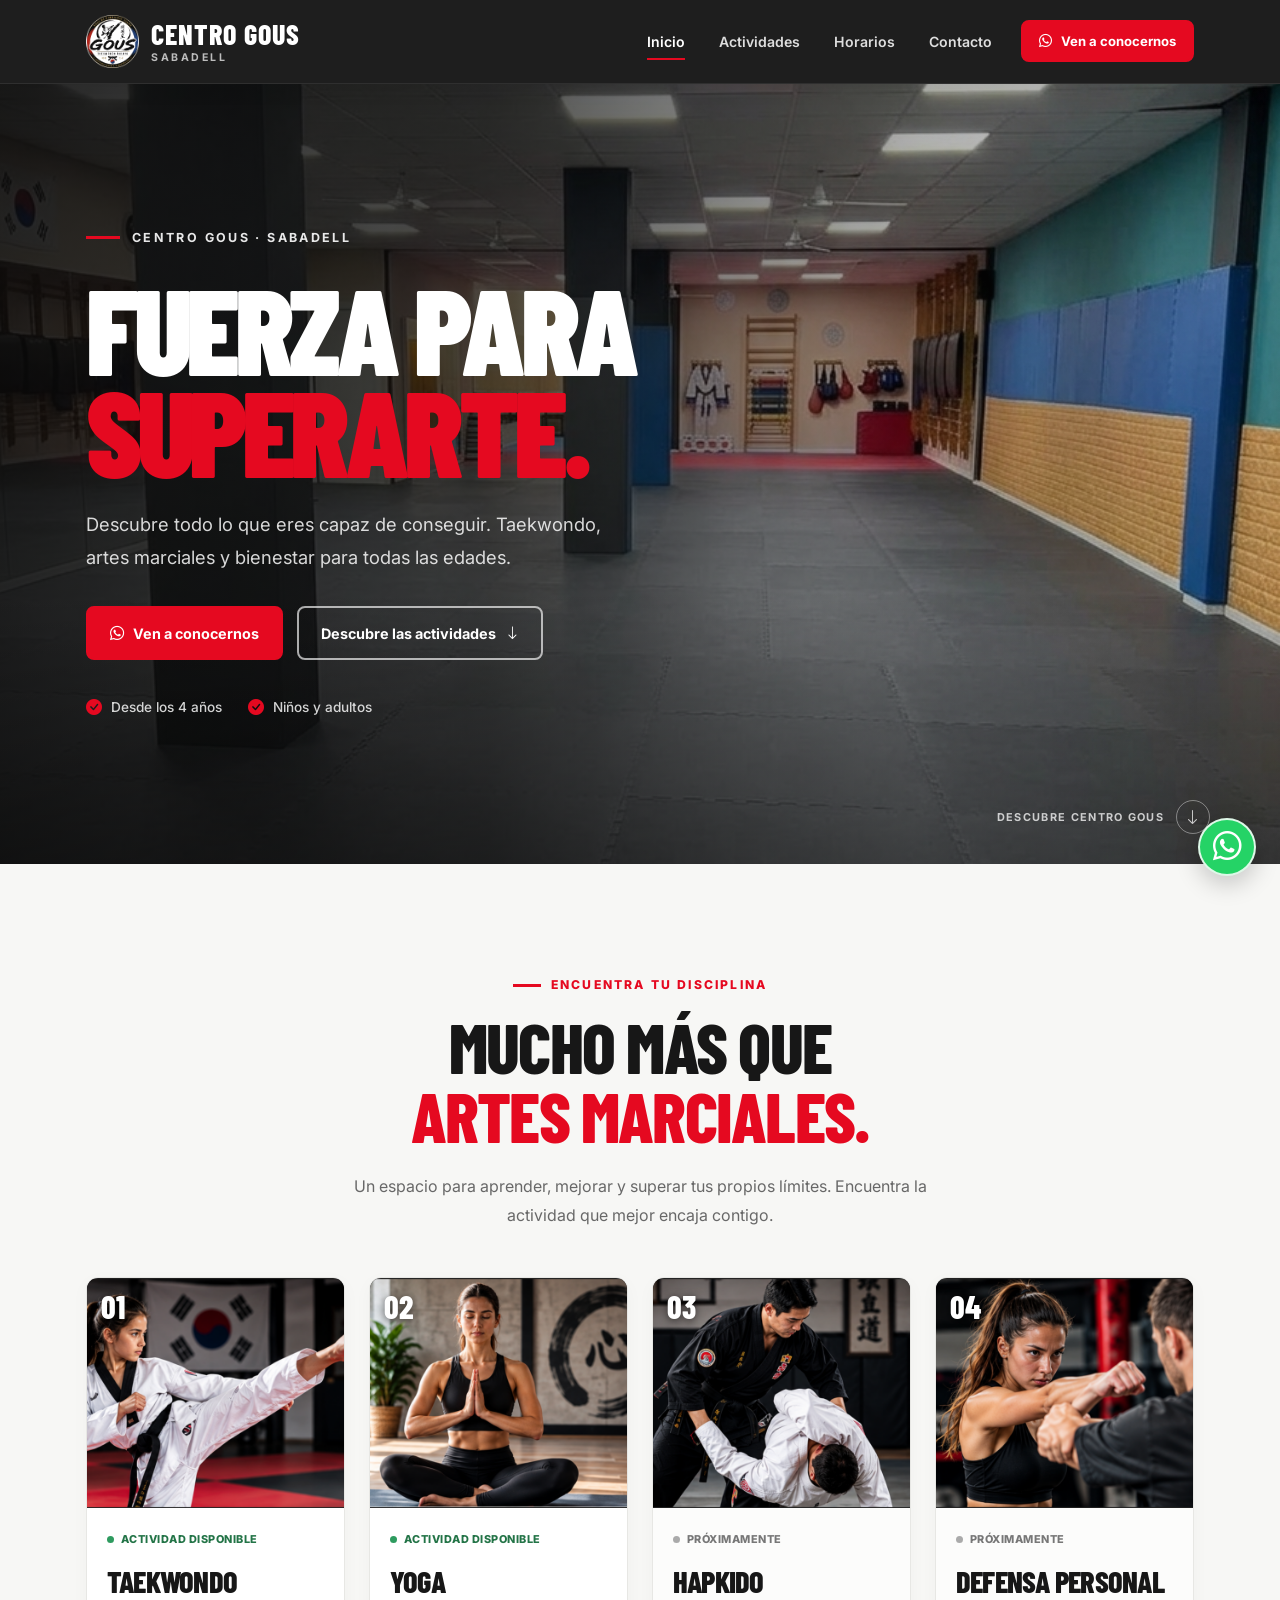
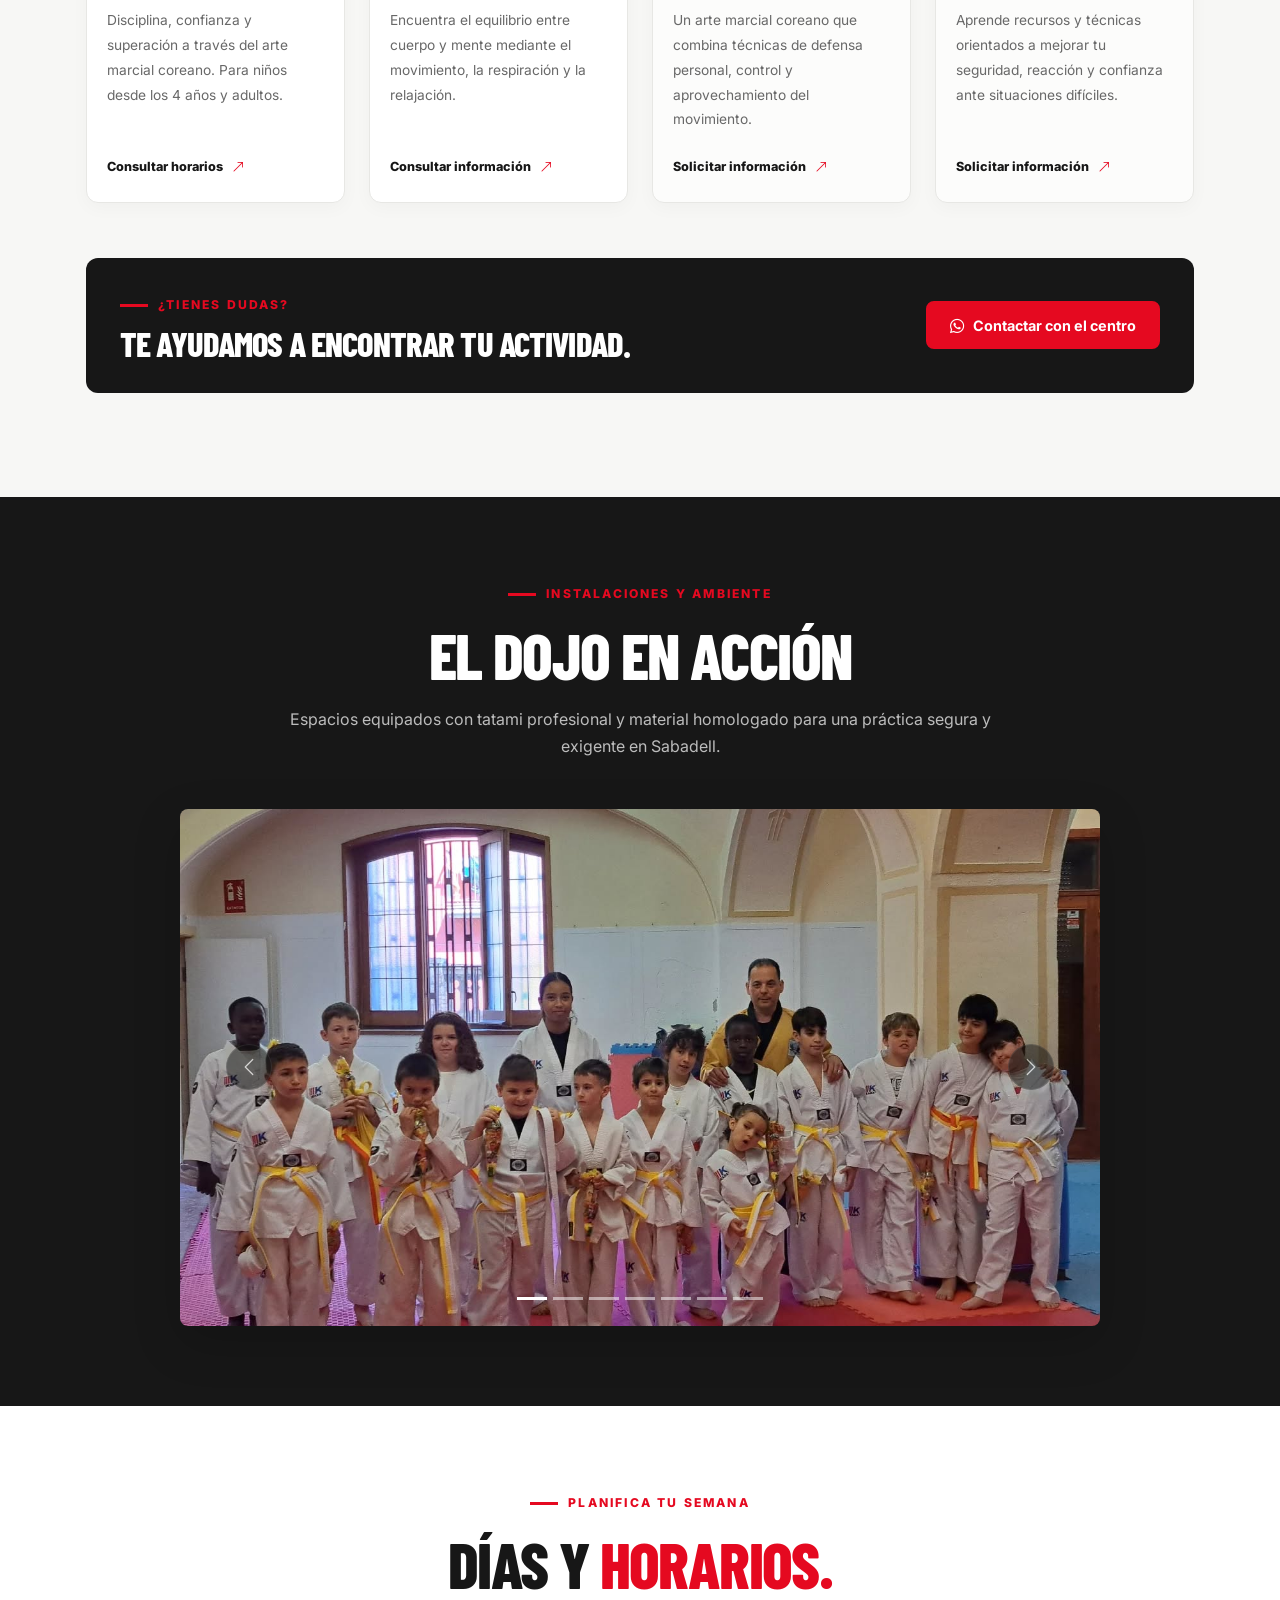
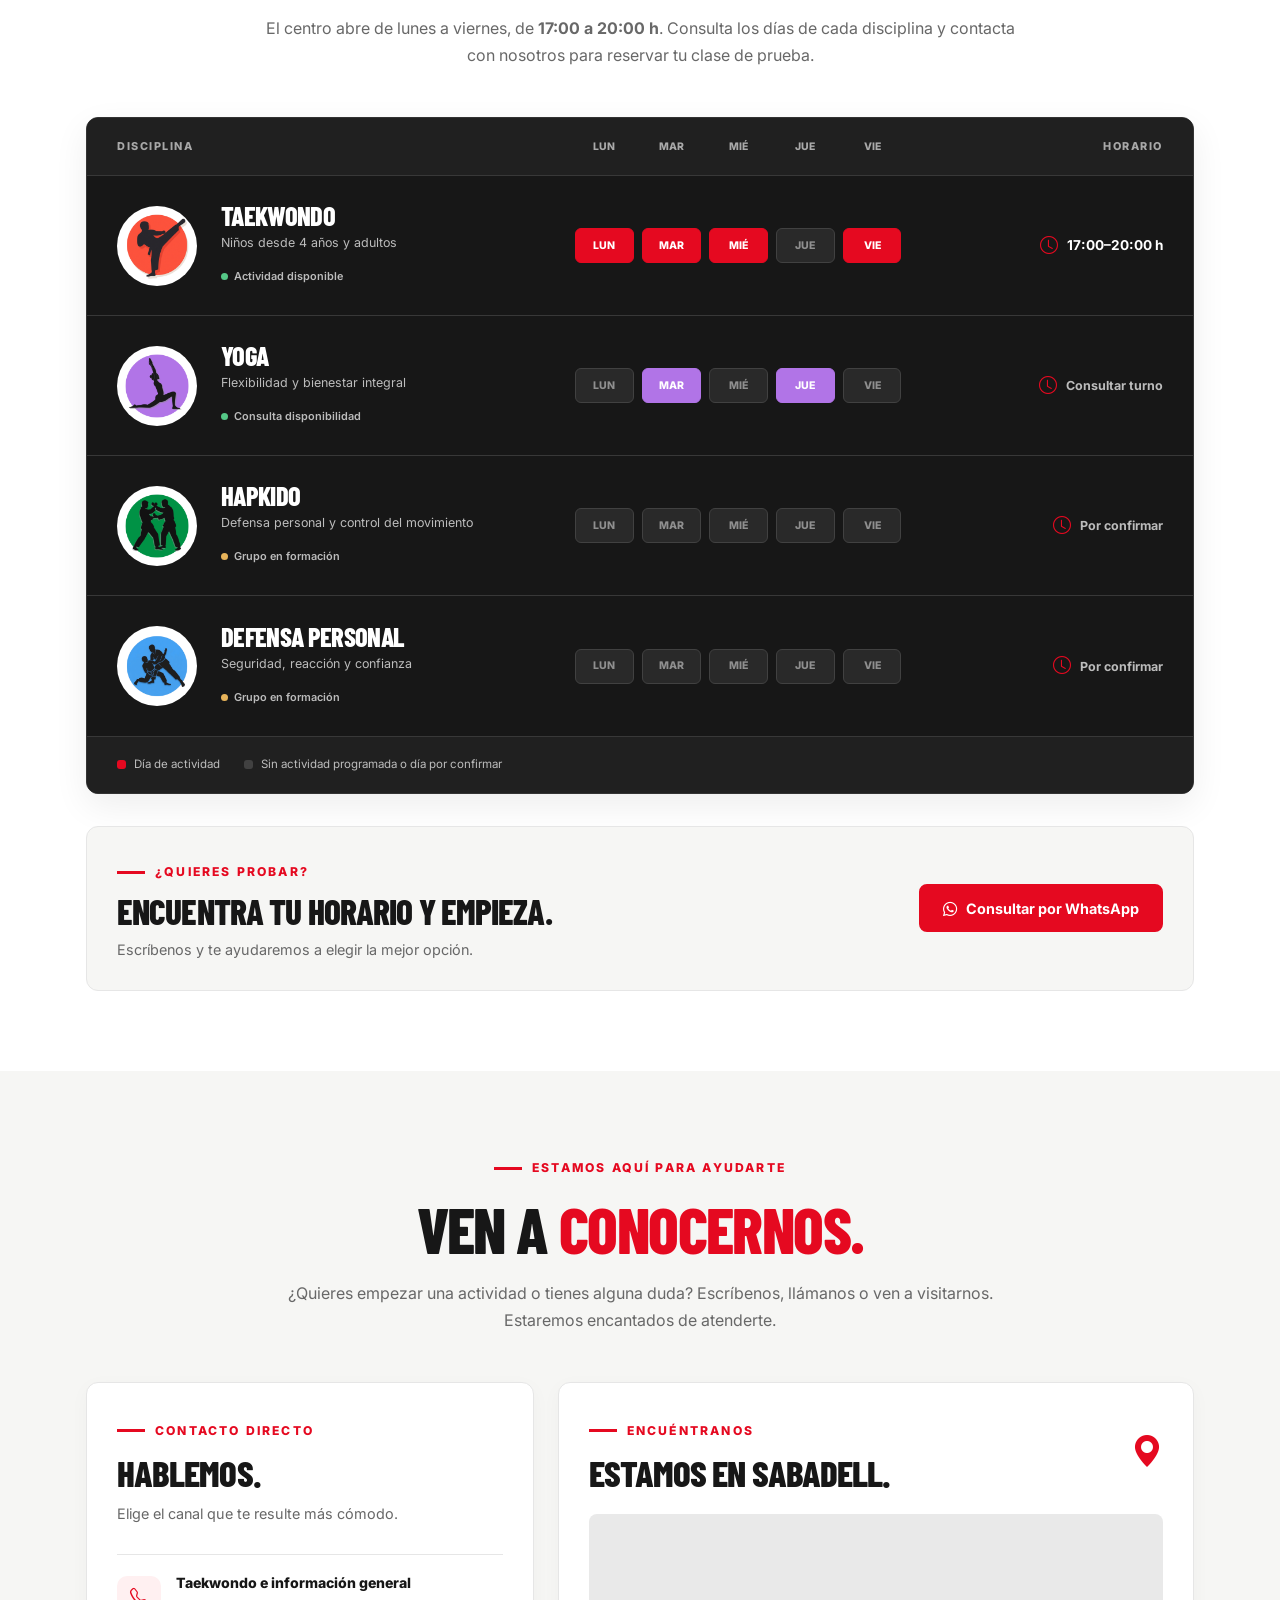
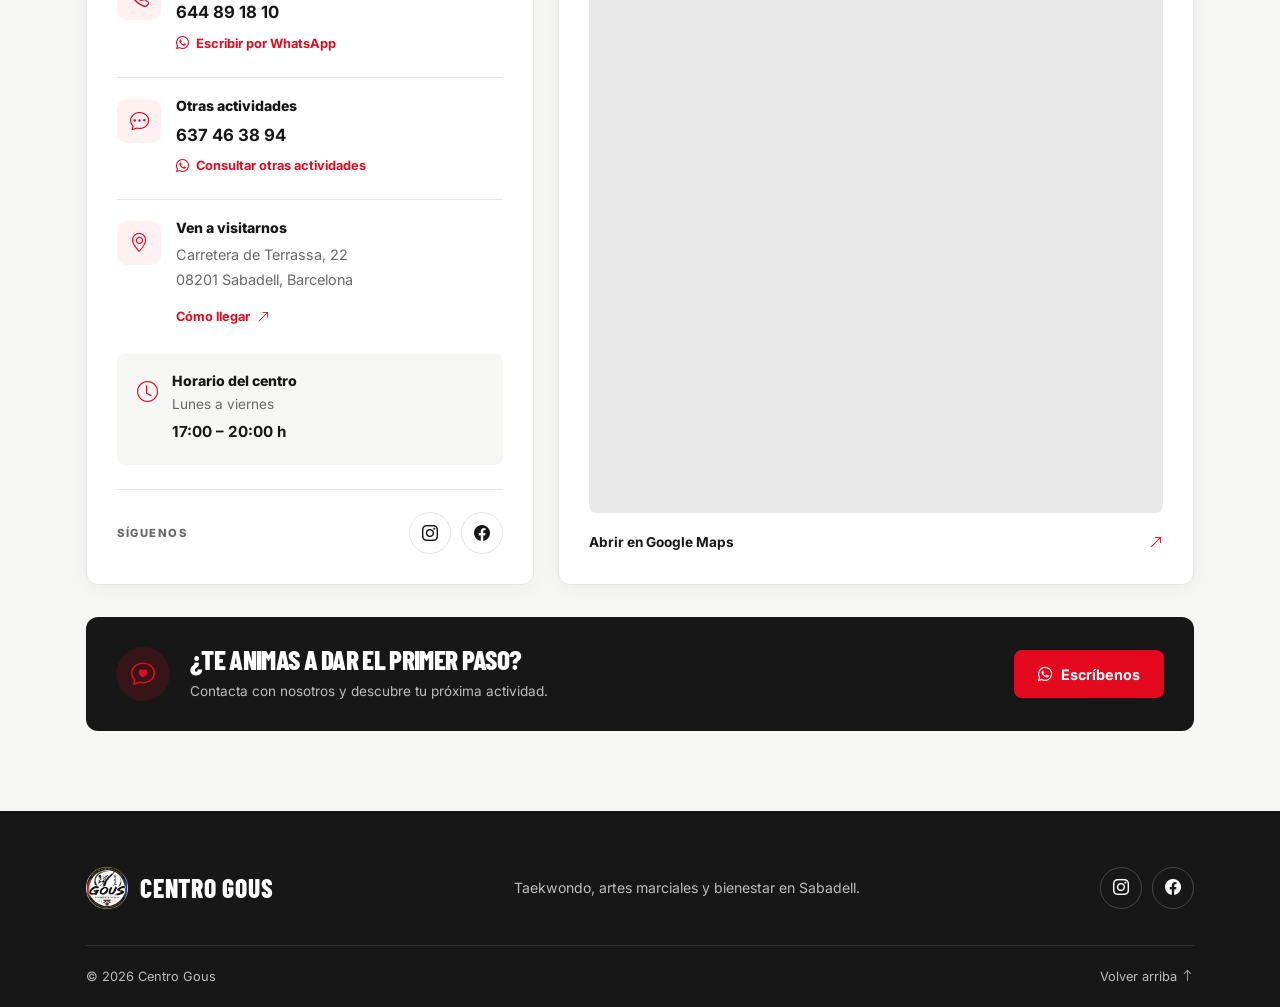
<file: index.html>
<!DOCTYPE html>
<html lang="es">
<head>
    <meta charset="UTF-8">
    <meta name="viewport" content="width=device-width, initial-scale=1">

    <meta name="theme-color" content="#171717">
    <meta name="description"
          content="Descubre Centro Gous en Sabadell. Taekwondo para niños y adultos, yoga, hapkido y defensa personal. ¡Ven a conocernos!">

    <title>Centro Gous | Taekwondo y artes marciales en Sabadell</title>

    <link rel="icon" type="image/png" href="assets/img/icon.png">

    <!-- Tipografías -->
    <link rel="preconnect" href="https://fonts.googleapis.com">
    <link rel="preconnect" href="https://fonts.gstatic.com" crossorigin>
    <link href="https://fonts.googleapis.com/css2?family=Barlow+Condensed:wght@400;500;600;700;800;900&family=Inter:wght@400;500;600;700;800&display=swap"
          rel="stylesheet">

    <!-- Bootstrap -->
    <link href="https://cdn.jsdelivr.net/npm/bootstrap@5.3.3/dist/css/bootstrap.min.css"
          rel="stylesheet">

    <!-- Iconos -->
    <link href="https://cdn.jsdelivr.net/npm/bootstrap-icons@1.11.3/font/bootstrap-icons.min.css"
          rel="stylesheet">

    <!-- Estilos propios -->
    <link rel="stylesheet" href="assets/css/site.css">
</head>

<body data-bs-spy="scroll"
      data-bs-target="#mainNav"
      data-bs-smooth-scroll="true"
      data-bs-root-margin="0px 0px -25%"
      tabindex="0">

<!-- Navegación principal -->
<header class="site-header">
    <nav class="navbar navbar-expand-lg navbar-dark">
        <div class="container">

            <a class="navbar-brand brand-lockup" href="#hero" aria-label="Centro Gous, inicio">
                <img src="assets/img/logo-circle.png"
                     alt="Logotipo de Centro Gous"
                     class="brand-logo">

                <span class="brand-text">
                        <span class="brand-name">CENTRO GOUS</span>
                        <span class="brand-location">SABADELL</span>
                    </span>
            </a>

            <button class="navbar-toggler"
                    type="button"
                    data-bs-toggle="collapse"
                    data-bs-target="#mainNav"
                    aria-controls="mainNav"
                    aria-expanded="false"
                    aria-label="Abrir menú de navegación">
                <span class="navbar-toggler-icon"></span>
            </button>

            <div class="collapse navbar-collapse" id="mainNav">
                <ul class="navbar-nav ms-auto align-items-lg-center gap-lg-2">
                    <li class="nav-item">
                        <a class="nav-link" href="#hero">Inicio</a>
                    </li>

                    <li class="nav-item">
                        <a class="nav-link" href="#actividades">Actividades</a>
                    </li>

                    <li class="nav-item">
                        <a class="nav-link" href="#horarios">Horarios</a>
                    </li>

                    <li class="nav-item">
                        <a class="nav-link" href="#contacto">Contacto</a>
                    </li>

                    <li class="nav-item ms-lg-2">
                        <a class="btn btn-gous btn-nav"
                           href="https://wa.me/34644891810"
                           target="_blank"
                           rel="noopener noreferrer">
                            <i class="bi bi-whatsapp" aria-hidden="true"></i>
                            Ven a conocernos
                        </a>
                    </li>
                </ul>
            </div>

        </div>
    </nav>
</header>

<!-- Contenido principal: cada sección se carga desde su parcial -->
<main id="contenido">
    <div data-include="partials/home-hero.html">
        <div class="section-loading" aria-label="Cargando portada"></div>
    </div>

    <div data-include="partials/home-actividades.html">
        <div class="section-loading" aria-label="Cargando actividades"></div>
    </div>

    <div data-include="partials/home-gallery.html">
        <div class="section-loading" aria-label="Cargando galería"></div>
    </div>

    <div data-include="partials/home-horarios.html">
        <div class="section-loading" aria-label="Cargando horarios"></div>
    </div>

    <div data-include="partials/home-contacto.html">
        <div class="section-loading" aria-label="Cargando contacto"></div>
    </div>
</main>

<!-- Pie de página -->
<footer class="site-footer">
    <div class="container">
        <div class="footer-content">
            <a href="#hero" class="footer-brand" aria-label="Volver al inicio">
                <img src="assets/img/logo-circle.png"
                     alt=""
                     class="footer-logo">
                <span>CENTRO GOUS</span>
            </a>

            <p class="footer-copy">
                Taekwondo, artes marciales y bienestar en Sabadell.
            </p>

            <div class="footer-social">
                <a href="https://www.instagram.com/centrogous/"
                   target="_blank"
                   rel="noopener noreferrer"
                   aria-label="Instagram de Centro Gous">
                    <i class="bi bi-instagram" aria-hidden="true"></i>
                </a>

                <a href="https://www.facebook.com/escolagousvalls"
                   target="_blank"
                   rel="noopener noreferrer"
                   aria-label="Facebook de Centro Gous">
                    <i class="bi bi-facebook" aria-hidden="true"></i>
                </a>
            </div>
        </div>

        <div class="footer-bottom">
            <span>© <span data-current-year></span> Centro Gous</span>
            <a href="#hero">Volver arriba <i class="bi bi-arrow-up" aria-hidden="true"></i></a>
        </div>
    </div>
</footer>

<!-- Acceso rápido a WhatsApp -->
<a class="whatsapp-float-btn"
   href="https://wa.me/34644891810"
   target="_blank"
   rel="noopener noreferrer"
   aria-label="Contactar con Centro Gous por WhatsApp">
    <i class="bi bi-whatsapp" aria-hidden="true"></i>
</a>

<!-- Bootstrap y lógica propia -->
<script src="https://cdn.jsdelivr.net/npm/bootstrap@5.3.3/dist/js/bootstrap.bundle.min.js"></script>
<script src="assets/js/main.js"></script>

</body>
</html>
</file>
<file: assets/css/site.css>
/* =========================================================
   CENTRO GOUS
   Hoja de estilos principal
   ========================================================= */


/* =========================================================
   1. VARIABLES
   ========================================================= */

:root {
    --gous-red: #e50920;
    --gous-red-dark: #bd071a;
    --gous-black: #171717;
    --gous-dark: #222222;
    --gous-gray: #686868;
    --gous-light: #f6f6f4;
    --gous-white: #ffffff;
    --gous-border: #e6e6e6;

    --font-heading: "Barlow Condensed", sans-serif;
    --font-body: "Inter", sans-serif;

    --container-width: 1140px;
    --header-height: 82px;

    --radius-sm: 8px;
    --radius-md: 12px;
    --radius-lg: 22px;

    --shadow-card: 0 12px 35px rgb(0 0 0 / 7%);
    --transition: 220ms ease;
}


/* =========================================================
   2. RESET Y ESTILOS GENERALES
   ========================================================= */

*,
*::before,
*::after {
    box-sizing: border-box;
}

html {
    scroll-behavior: smooth;
    scroll-padding-top: calc(var(--header-height) + 18px);
}

body {
    margin: 0;
    background: var(--gous-white);
    color: var(--gous-black);
    font-family: var(--font-body);
    font-size: 16px;
    line-height: 1.7;
    -webkit-font-smoothing: antialiased;
}

button,
input,
textarea,
select {
    font: inherit;
}

img {
    max-width: 100%;
}

a {
    color: inherit;
    text-decoration: none;
    -webkit-tap-highlight-color: transparent;
}

a:hover {
    color: var(--gous-red);
}

button {
    -webkit-tap-highlight-color: transparent;
}

::selection {
    background: var(--gous-red);
    color: var(--gous-white);
}

:focus-visible {
    outline: 3px solid var(--gous-red);
    outline-offset: 4px;
}

/* Compensa la navegación fija al llegar a una sección. */
section[id] {
    scroll-margin-top: calc(var(--header-height) + 20px);
}

.container {
    --bs-gutter-x: 2rem;
}

h1,
h2,
h3,
h4,
h5,
h6,
.display-heading {
    margin-top: 0;
    font-family: var(--font-heading);
    font-weight: 800;
    line-height: 1.05;
    letter-spacing: -0.025em;
    text-transform: uppercase;
}

h1 {
    font-size: clamp(3.3rem, 8vw, 7rem);
}

h2 {
    font-size: clamp(2.5rem, 5vw, 4.2rem);
}

h3 {
    font-size: clamp(1.65rem, 3vw, 2.2rem);
}

p {
    margin-top: 0;
}

.text-gous-red {
    color: var(--gous-red) !important;
}

.text-muted-custom {
    color: var(--gous-gray);
}


/* =========================================================
   3. NAVEGACIÓN
   ========================================================= */

.site-header {
    position: sticky;
    top: 0;
    z-index: 1030;
    background: rgb(23 23 23 / 97%);
    border-bottom: 1px solid rgb(255 255 255 / 8%);
    box-shadow: 0 4px 20px rgb(0 0 0 / 8%);
}

.site-header .navbar {
    min-height: var(--header-height);
    padding-block: 10px;
}

.brand-lockup {
    display: inline-flex;
    align-items: center;
    gap: 12px;
    margin: 0;
    color: var(--gous-white);
}

.brand-lockup:hover,
.footer-brand:hover {
    color: var(--gous-white);
}

.brand-logo {
    display: block;
    width: 53px;
    height: 53px;
    object-fit: contain;
}

.brand-text {
    display: flex;
    flex-direction: column;
    line-height: 1;
}

.brand-name {
    font-family: var(--font-heading);
    font-size: 1.75rem;
    font-weight: 800;
    letter-spacing: 0.035em;
}

.brand-location {
    margin-top: 5px;
    color: #bdbdbd;
    font-size: 0.66rem;
    font-weight: 700;
    letter-spacing: 0.24em;
}

.site-header .navbar-nav {
    align-items: center;
}

.site-header .nav-link {
    position: relative;
    padding: 12px 13px !important;
    color: #dedede;
    font-size: 0.88rem;
    font-weight: 600;
    transition: color var(--transition);
}

.site-header .nav-link:hover,
.site-header .nav-link.active {
    color: var(--gous-white);
}

.site-header .nav-link::after {
    position: absolute;
    right: 13px;
    bottom: 5px;
    left: 13px;
    height: 2px;
    background: var(--gous-red);
    content: "";
    transform: scaleX(0);
    transform-origin: left;
    transition: transform var(--transition);
}

.site-header .nav-link:hover::after,
.site-header .nav-link.active::after {
    transform: scaleX(1);
}

.site-header .navbar-toggler {
    border-color: rgb(255 255 255 / 25%);
    box-shadow: none;
}


/* =========================================================
   4. BOTONES
   ========================================================= */

.btn-gous,
.btn-gous-outline,
.btn-nav {
    display: inline-flex;
    align-items: center;
    justify-content: center;
    gap: 9px;
    min-height: 48px;
    padding: 12px 22px;
    border: 2px solid var(--gous-red);
    border-radius: var(--radius-sm);
    background: var(--gous-red);
    color: var(--gous-white);
    font-size: 0.9rem;
    font-weight: 700;
    line-height: 1.2;
    transition:
            background var(--transition),
            border-color var(--transition),
            color var(--transition),
            transform var(--transition);
}

.btn-gous:hover,
.btn-nav:hover {
    border-color: var(--gous-red-dark);
    background: var(--gous-red-dark);
    color: var(--gous-white);
    transform: translateY(-2px);
}

.btn-gous-outline {
    border-color: rgb(255 255 255 / 65%);
    background: transparent;
    color: var(--gous-white);
}

.btn-gous-outline:hover {
    border-color: var(--gous-white);
    background: var(--gous-white);
    color: var(--gous-black);
}

.btn-nav {
    min-height: 42px;
    padding: 10px 16px;
    font-size: 0.82rem;
}


/* =========================================================
   5. SECCIONES Y ELEMENTOS COMUNES
   ========================================================= */

.section {
    padding-block: 80px;
}

.section-light {
    background: var(--gous-light);
}

.section-dark {
    background: var(--gous-black);
    color: var(--gous-white);
}

.section-heading {
    max-width: 760px;
    margin: 0 auto 48px;
    text-align: center;
}

.section-heading h2 {
    margin-bottom: 18px;
}

.section-heading p {
    margin-bottom: 0;
    color: var(--gous-gray);
    font-size: 1rem;
}

.section-dark .section-heading p {
    color: #bcbcbc;
}

.section-kicker {
    display: inline-flex;
    align-items: center;
    gap: 10px;
    margin-bottom: 16px;
    color: var(--gous-red);
    font-size: 0.76rem;
    font-weight: 800;
    letter-spacing: 0.18em;
    text-transform: uppercase;
}

.section-kicker::before {
    width: 28px;
    height: 3px;
    flex: 0 0 auto;
    background: var(--gous-red);
    content: "";
}


/* =========================================================
   6. HERO PRINCIPAL
   ========================================================= */

.hero-section {
    position: relative;
    isolation: isolate;
    display: flex;
    align-items: center;
    min-height: min(780px, calc(100svh - var(--header-height)));
    overflow: hidden;
    background-color: var(--gous-black);
    background-image:
            linear-gradient(
                    90deg,
                    rgb(10 10 10 / 88%) 0%,
                    rgb(10 10 10 / 72%) 38%,
                    rgb(10 10 10 / 32%) 72%,
                    rgb(10 10 10 / 20%) 100%
            ),
            url("../img/dojo-interior-4.jpg");
    background-position: center 40%;
    background-size: cover;
    color: var(--gous-white);
}

.hero-section::before {
    position: absolute;
    z-index: -1;
    inset: 0;
    background: linear-gradient(
            0deg,
            rgb(0 0 0 / 40%) 0%,
            transparent 35%
    );
    content: "";
    pointer-events: none;
}

.hero-content {
    position: relative;
    z-index: 1;
    width: 100%;
    padding-block: clamp(80px, 11vh, 130px);
}

.hero-copy {
    max-width: 790px;
}

.hero-eyebrow {
    display: flex;
    align-items: center;
    gap: 12px;
    margin-bottom: 28px;
    color: rgb(255 255 255 / 90%);
    font-size: 0.78rem;
    font-weight: 700;
    letter-spacing: 0.19em;
    text-transform: uppercase;
}

.hero-eyebrow::before {
    width: 34px;
    height: 3px;
    flex: 0 0 auto;
    background: var(--gous-red);
    content: "";
}

.hero-section h1 {
    max-width: 850px;
    margin: 0 0 28px;
    font-size: clamp(4.5rem, 9.5vw, 8.5rem);
    font-weight: 900;
    letter-spacing: -0.045em;
    line-height: 0.84;
}

.hero-section h1 span {
    color: var(--gous-red);
}

.hero-section .hero-subtitle {
    max-width: 540px;
    margin-bottom: 32px;
    color: rgb(255 255 255 / 83%);
    font-size: clamp(1rem, 1.5vw, 1.15rem);
    line-height: 1.8;
}

.hero-section .hero-actions {
    display: flex;
    flex-wrap: wrap;
    gap: 14px;
}

.hero-section .hero-actions .btn {
    min-height: 54px;
    padding: 15px 22px;
}

.hero-highlights {
    display: flex;
    flex-wrap: wrap;
    gap: 12px 26px;
    margin-top: 34px;
}

.hero-highlights span {
    display: inline-flex;
    align-items: center;
    gap: 9px;
    color: rgb(255 255 255 / 82%);
    font-size: 0.85rem;
    font-weight: 500;
}

.hero-highlights i {
    color: var(--gous-red);
    font-size: 1rem;
}

.hero-scroll {
    position: absolute;
    right: max(24px, calc((100vw - var(--container-width)) / 2));
    bottom: 30px;
    display: flex;
    align-items: center;
    gap: 12px;
    color: rgb(255 255 255 / 75%);
    font-size: 0.68rem;
    font-weight: 700;
    letter-spacing: 0.12em;
    transition: color var(--transition);
}

.hero-scroll i {
    display: grid;
    width: 34px;
    height: 34px;
    place-items: center;
    border: 1px solid rgb(255 255 255 / 40%);
    border-radius: 50%;
    font-size: 1rem;
    transition:
            background var(--transition),
            border-color var(--transition);
}

.hero-scroll:hover {
    color: var(--gous-white);
}

.hero-scroll:hover i {
    border-color: var(--gous-red);
    background: var(--gous-red);
}


/* =========================================================
   7. ACTIVIDADES
   ========================================================= */

.activities-section {
    background: #f7f7f5;
}

.activities-heading {
    max-width: 720px;
}

.activities-heading h2 {
    margin-bottom: 22px;
    font-size: clamp(2.8rem, 5.5vw, 4.6rem);
    line-height: 0.98;
}

.activities-heading h2 span {
    color: var(--gous-red);
}

.activities-heading p {
    max-width: 600px;
    margin-inline: auto;
    line-height: 1.8;
}

/* Tarjetas de actividad */

#actividades .activity-card {
    display: flex;
    flex-direction: column;
    height: 100%;
    overflow: hidden;
    border: 1px solid #e7e7e4;
    border-radius: var(--radius-md);
    background: var(--gous-white);
    box-shadow: 0 5px 18px rgb(0 0 0 / 3%);
    transition:
            transform var(--transition),
            box-shadow var(--transition),
            border-color var(--transition);
}

#actividades .activity-card:hover {
    transform: translateY(-5px);
    border-color: rgb(229 9 32 / 25%);
    box-shadow: var(--shadow-card);
}

.activity-card-top {
    position: relative;
    display: grid;
    min-height: 170px;
    place-items: center;
    background: radial-gradient(
            circle at 50% 50%,
            #fff 0%,
            #f3f3f1 100%
    );
}

.activity-number {
    position: absolute;
    top: 14px;
    left: 18px;
    color: #c9c9c6;
    font-family: var(--font-heading);
    font-size: 1.5rem;
    font-weight: 800;
}

#actividades .activity-icon {
    display: grid;
    width: 100px;
    height: 100px;
    margin: 0;
    place-items: center;
    overflow: hidden;
    border: 1px solid #e8e8e5;
    border-radius: 50%;
    background: var(--gous-white);
}

#actividades .activity-icon img {
    width: 100%;
    height: 100%;
    padding: 8px;
    object-fit: contain;
}

.activity-card-body {
    display: flex;
    flex: 1;
    flex-direction: column;
    align-items: flex-start;
    padding: 22px 20px 24px;
}

.activity-status {
    display: inline-flex;
    align-items: center;
    gap: 7px;
    margin-bottom: 17px;
    font-size: 0.68rem;
    font-weight: 800;
    letter-spacing: 0.045em;
    text-transform: uppercase;
}

.activity-status > span {
    width: 7px;
    height: 7px;
    flex: 0 0 auto;
    border-radius: 50%;
}

.status-available {
    color: #237447;
}

.status-available > span {
    background: #2e9b5f;
}

.status-pending {
    color: #777;
}

.status-pending > span {
    background: #aaa;
}

#actividades .activity-card h3 {
    margin-bottom: 12px;
    font-size: 1.9rem;
    line-height: 1;
}

#actividades .activity-card p {
    flex: 1;
    margin-bottom: 24px;
    color: var(--gous-gray);
    font-size: 0.86rem;
    line-height: 1.8;
}

#actividades .activity-link {
    display: inline-flex;
    align-items: center;
    gap: 9px;
    margin-top: auto;
    color: var(--gous-black);
    font-size: 0.79rem;
    font-weight: 800;
    transition: color var(--transition);
}

#actividades .activity-link i {
    color: var(--gous-red);
    transition: transform var(--transition);
}

#actividades .activity-link:hover {
    color: var(--gous-red);
}

#actividades .activity-link:hover i {
    transform: translate(3px, -3px);
}

/* Actividades en preparación */

#actividades .activity-card-pending {
    background: #fcfcfb;
}

#actividades .activity-card-pending .activity-card-top {
    background: #f0f0ee;
}

/* Llamada a la acción */

.activities-cta {
    display: flex;
    align-items: center;
    justify-content: space-between;
    gap: 28px;
    margin-top: 55px;
    padding: 30px 34px;
    border-radius: var(--radius-md);
    background: var(--gous-black);
    color: var(--gous-white);
}

.activities-cta .section-kicker {
    margin-bottom: 10px;
}

.activities-cta h3 {
    margin: 0;
    font-size: clamp(1.5rem, 3vw, 2.15rem);
    line-height: 1.1;
}

.activities-cta .btn {
    flex-shrink: 0;
}


/* =========================================================
   8. HORARIOS
   ========================================================= */

.schedule-section {
    background: var(--gous-white);
}

.schedule-heading {
    max-width: 780px;
}

.schedule-panel {
    overflow: hidden;
    border: 1px solid #333;
    border-radius: var(--radius-md);
    background: var(--gous-black);
    color: var(--gous-white);
    box-shadow: var(--shadow-card);
}

.schedule-week-header,
.schedule-row {
    display: grid;
    grid-template-columns:
        minmax(0, 1.4fr)
        minmax(0, 1fr)
        minmax(145px, 0.8fr);
    align-items: center;
    gap: 0px;
    padding-inline: 30px;
}

.schedule-week-header {
    min-height: 58px;
    border-bottom: 1px solid #383838;
    background: #202020;
}

.schedule-week-label {
    color: #a8a8a8;
    font-size: 0.68rem;
    font-weight: 800;
    letter-spacing: 0.14em;
}

.schedule-week-days,
.schedule-days {
    display: grid;
    grid-template-columns: repeat(5, minmax(0, 1fr));
    gap: 8px;
    text-align: center;
}

.schedule-week-days span {
    color: #aaa;
    font-size: 0.65rem;
    font-weight: 800;
}

.schedule-time-heading {
    text-align: right;
}

.schedule-row {
    min-height: 140px;
    padding-block: 24px;
    border-bottom: 1px solid #383838;
}

.schedule-row:last-of-type {
    border-bottom: 0;
}

.schedule-activity {
    display: flex;
    align-items: center;
    gap: 24px;
    min-width: 0;
}

.schedule-icon {
    display: grid;
    width: 80px;
    height: 80px;
    flex: 0 0 80px;
    place-items: center;
    overflow: hidden;
    border-radius: 50%;
    background: var(--gous-white);
}

.schedule-icon img {
    display: block;
    width: 100%;
    height: 100%;
    padding: 4px;
    object-fit: contain;
}

.schedule-activity-info {
    min-width: 0;
}

.schedule-activity-info h3 {
    margin: 0 0 5px;
    color: var(--gous-white);
    font-size: 1.65rem;
    line-height: 1;
}

.schedule-activity-info p {
    margin: 0 0 8px;
    color: #bcbcbc;
    font-size: 0.78rem;
    line-height: 1.5;
}

.schedule-status {
    display: inline-flex;
    align-items: center;
    gap: 6px;
    color: #bcbcbc;
    font-size: 0.68rem;
    font-weight: 600;
}

.schedule-status > span {
    width: 7px;
    height: 7px;
    flex: 0 0 7px;
    border-radius: 50%;
}

.schedule-status-active > span {
    background: #55c887;
}

.schedule-status-pending > span {
    background: #e8b45a;
}

.schedule-day {
    display: grid;
    min-height: 35px;
    place-items: center;
    border: 1px solid #414141;
    border-radius: 6px;
    background: #292929;
    color: #8f8f8f;
    font-size: 0.66rem;
    font-weight: 800;
}

.yoga .schedule-day.is-active {
    border-color: #b174e7;
    background: #b174e7;
    color: var(--gous-white);
}

.hapkido .schedule-day.is-active {
    border-color: #009245;
    background: #009245;
    color: var(--gous-white);
}

.defpersonal .schedule-day.is-active {
    border-color: #44a2f3;
    background: #44a2f3;
    color: var(--gous-white);
}

.schedule-day.is-active {
    border-color: var(--gous-red);
    background: var(--gous-red);
    color: var(--gous-white);
}

.schedule-time {
    display: flex;
    align-items: center;
    justify-content: flex-end;
    gap: 9px;
    color: var(--gous-white);
    font-size: 0.85rem;
    font-weight: 700;
    text-align: right;
}

.schedule-time > i {
    color: var(--gous-red);
    font-size: 1.1rem;
}

.schedule-time-pending {
    color: #bcbcbc;
    font-size: 0.78rem;
}

.schedule-legend {
    display: flex;
    flex-wrap: wrap;
    gap: 12px 24px;
    padding: 18px 30px;
    border-top: 1px solid #383838;
    background: #202020;
    color: #bcbcbc;
    font-size: 0.72rem;
}

.schedule-legend > span {
    display: inline-flex;
    align-items: center;
    gap: 8px;
}

.schedule-legend-dot {
    width: 9px;
    height: 9px;
    flex: 0 0 9px;
    border-radius: 3px;
    background: #414141;
}

.schedule-legend-dot.is-active {
    background: var(--gous-red);
}

.schedule-cta {
    display: flex;
    align-items: center;
    justify-content: space-between;
    gap: 28px;
    margin-top: 32px;
    padding: 28px 30px;
    border: 1px solid var(--gous-border);
    border-radius: var(--radius-md);
    background: var(--gous-light);
}

.schedule-cta .section-kicker {
    margin-bottom: 10px;
}

.schedule-cta h3 {
    margin: 0 0 8px;
    font-size: clamp(1.6rem, 3vw, 2.2rem);
}

.schedule-cta p {
    margin: 0;
    color: var(--gous-gray);
    font-size: 0.9rem;
}

.schedule-cta .btn {
    flex-shrink: 0;
}


/* =========================================================
   9. CONTACTO
   ========================================================= */

.contact-section {
    background: var(--gous-light);
}

.contact-heading {
    max-width: 780px;
}

.contact-panel,
.contact-map-panel {
    height: 100%;
    overflow: hidden;
    border: 1px solid var(--gous-border);
    border-radius: var(--radius-md);
    background: var(--gous-white);
    box-shadow: 0 5px 20px rgb(0 0 0 / 3%);
}

.contact-panel {
    padding: 30px;
}

.contact-panel-heading {
    margin-bottom: 28px;
}

.contact-panel-heading .section-kicker,
.contact-map-heading .section-kicker {
    margin-bottom: 12px;
}

.contact-panel-heading h3,
.contact-map-heading h3 {
    margin-bottom: 10px;
    font-size: 2.3rem;
}

.contact-panel-heading > p {
    margin: 0;
    color: var(--gous-gray);
    font-size: 0.9rem;
}

.contact-detail {
    display: flex;
    align-items: flex-start;
    gap: 15px;
    padding-block: 21px;
    border-top: 1px solid var(--gous-border);
}

.contact-detail-icon {
    display: grid;
    width: 44px;
    height: 44px;
    flex: 0 0 44px;
    place-items: center;
    border-radius: 10px;
    background: #fff0f1;
    color: var(--gous-red);
    font-size: 1.2rem;
}

.contact-detail-content {
    min-width: 0;
}

.contact-detail-content h4,
.contact-opening h4 {
    margin: 0 0 7px;
    font-family: var(--font-body);
    font-size: 0.88rem;
    font-weight: 800;
    letter-spacing: 0;
    text-transform: none;
}

.contact-detail-content > p {
    margin: 0 0 8px;
    color: var(--gous-gray);
    font-size: 0.9rem;
    line-height: 1.7;
}

.contact-detail-content > a:not(.contact-text-link):not(.contact-whatsapp-link) {
    display: block;
    font-size: 1.05rem;
    font-weight: 700;
    overflow-wrap: anywhere;
}

.contact-whatsapp-link,
.contact-text-link {
    display: inline-flex;
    align-items: center;
    gap: 7px;
    margin-top: 6px;
    color: var(--gous-red);
    font-size: 0.8rem;
    font-weight: 700;
}

.contact-whatsapp-link:hover,
.contact-text-link:hover {
    color: var(--gous-red-dark);
}

.contact-opening {
    display: flex;
    align-items: flex-start;
    gap: 14px;
    margin-top: 4px;
    padding: 20px;
    border-radius: var(--radius-sm);
    background: var(--gous-light);
}

.contact-opening > i {
    color: var(--gous-red);
    font-size: 1.3rem;
}

.contact-opening h4 {
    margin-bottom: 4px;
}

.contact-opening p {
    margin: 0;
    color: var(--gous-gray);
    font-size: 0.85rem;
}

.contact-opening strong {
    display: inline-block;
    margin-top: 3px;
    font-size: 0.95rem;
}

.contact-social {
    display: flex;
    align-items: center;
    justify-content: space-between;
    gap: 16px;
    margin-top: 24px;
    padding-top: 22px;
    border-top: 1px solid var(--gous-border);
}

.contact-social > span {
    color: var(--gous-gray);
    font-size: 0.7rem;
    font-weight: 800;
    letter-spacing: 0.14em;
}

.contact-social-links {
    display: flex;
    gap: 10px;
}

.contact-social-links a {
    display: grid;
    width: 42px;
    height: 42px;
    place-items: center;
    border: 1px solid var(--gous-border);
    border-radius: 50%;
    color: var(--gous-black);
    transition:
            background var(--transition),
            color var(--transition),
            border-color var(--transition);
}

.contact-social-links a:hover {
    border-color: var(--gous-red);
    background: var(--gous-red);
    color: var(--gous-white);
}

/* Mapa */

.contact-map-panel {
    display: flex;
    flex-direction: column;
    padding: 30px;
}

.contact-map-heading {
    display: flex;
    align-items: center;
    justify-content: space-between;
    gap: 16px;
    margin-bottom: 22px;
}

.contact-map-heading h3 {
    margin-bottom: 0;
}

.contact-map-heading > i {
    color: var(--gous-red);
    font-size: 2rem;
}

.contact-map,
.contact-map-large {
    position: relative;
    flex: 1;
    min-height: 440px;
    overflow: hidden;
    border-radius: var(--radius-sm);
    background: #e9e9e9;
}

.contact-map iframe {
    display: block;
    width: 100%;
    height: 100%;
    border: 0;
}

.contact-map-link {
    display: flex;
    align-items: center;
    justify-content: space-between;
    gap: 12px;
    padding-top: 18px;
    color: var(--gous-black);
    font-size: 0.85rem;
    font-weight: 700;
}

.contact-map-link i {
    color: var(--gous-red);
}

.contact-map-link:hover {
    color: var(--gous-red);
}

/* Llamada a la acción */

.contact-cta {
    display: flex;
    align-items: center;
    gap: 20px;
    margin-top: 32px;
    padding: 28px 30px;
    border-radius: var(--radius-md);
    background: var(--gous-black);
    color: var(--gous-white);
}

.contact-cta-icon {
    display: grid;
    width: 54px;
    height: 54px;
    flex: 0 0 54px;
    place-items: center;
    border-radius: 50%;
    background: rgb(229 9 32 / 15%);
    color: var(--gous-red);
    font-size: 1.5rem;
}

.contact-cta-copy {
    flex: 1;
}

.contact-cta-copy h3 {
    margin: 0 0 6px;
    font-size: 1.7rem;
}

.contact-cta-copy p {
    margin: 0;
    color: #bdbdbd;
    font-size: 0.85rem;
}

.contact-cta .btn {
    flex-shrink: 0;
}


/* =========================================================
   10. WHATSAPP FLOTANTE
   ========================================================= */

.whatsapp-float-btn {
    position: fixed;
    z-index: 1020;
    right: 24px;
    bottom: 24px;
    display: grid;
    width: 58px;
    height: 58px;
    place-items: center;
    border: 2px solid rgb(255 255 255 / 85%);
    border-radius: 50%;
    background: #25d366;
    box-shadow: 0 8px 24px rgb(0 0 0 / 20%);
    color: var(--gous-white);
    font-size: 1.8rem;
    transition: transform var(--transition);
}

.whatsapp-float-btn:hover {
    color: var(--gous-white);
    transform: scale(1.08);
}


/* =========================================================
   11. FOOTER
   ========================================================= */

.site-footer {
    padding-top: 55px;
    background: var(--gous-black);
    color: var(--gous-white);
}

.footer-content {
    display: flex;
    align-items: center;
    justify-content: space-between;
    gap: 24px;
    padding-bottom: 35px;
}

.footer-brand {
    display: inline-flex;
    align-items: center;
    gap: 12px;
    font-family: var(--font-heading);
    font-size: 1.6rem;
    font-weight: 800;
    letter-spacing: 0.03em;
}

.footer-logo {
    width: 42px;
    height: 42px;
    object-fit: contain;
}

.footer-copy {
    margin: 0;
    color: #bdbdbd;
    font-size: 0.88rem;
}

.footer-social {
    display: flex;
    gap: 10px;
}

.footer-social a {
    display: grid;
    width: 42px;
    height: 42px;
    place-items: center;
    border: 1px solid rgb(255 255 255 / 20%);
    border-radius: 50%;
    color: var(--gous-white);
    transition:
            background var(--transition),
            border-color var(--transition);
}

.footer-social a:hover {
    border-color: var(--gous-red);
    background: var(--gous-red);
    color: var(--gous-white);
}

.footer-bottom {
    display: flex;
    align-items: center;
    justify-content: space-between;
    gap: 16px;
    padding-block: 20px;
    border-top: 1px solid rgb(255 255 255 / 12%);
    color: #bdbdbd;
    font-size: 0.8rem;
}

.footer-bottom a {
    color: #bdbdbd;
}

.footer-bottom a:hover {
    color: var(--gous-white);
}


/* =========================================================
   12. CARGA DE PARCIALES
   ========================================================= */

.section-loading {
    min-height: 120px;
    background: linear-gradient(
            90deg,
            #f3f3f3 25%,
            #e9e9e9 50%,
            #f3f3f3 75%
    );
    background-size: 200% 100%;
    animation: loading-shimmer 1.4s ease-in-out infinite;
}

@keyframes loading-shimmer {
    from {
        background-position: 100% 0;
    }

    to {
        background-position: -100% 0;
    }
}


/* =========================================================
   13. RESPONSIVE: TABLET Y PANTALLAS MEDIANAS
   ========================================================= */

@media (max-width: 991.98px) {
    :root {
        --header-height: 72px;
    }

    .container {
        --bs-gutter-x: 1.5rem;
    }

    /* Navegación */

    .site-header .navbar-collapse {
        padding: 14px 0 20px;
    }

    .site-header .navbar-nav {
        align-items: stretch;
        gap: 2px !important;
    }

    .site-header .nav-link {
        padding: 12px 0 !important;
    }

    .site-header .nav-link::after {
        right: auto;
        bottom: 5px;
        left: 0;
        width: 35px;
    }

    .btn-nav {
        margin-top: 10px;
    }

    /* Secciones y hero */

    .section {
        padding-block: 76px;
    }

    .hero-section {
        min-height: 640px;
        background-position: 58% center;
    }

    .hero-content {
        padding-block: 85px;
    }

    .hero-copy {
        max-width: 690px;
    }

    .hero-scroll {
        display: none;
    }

    /* Actividades */

    .activities-cta {
        align-items: flex-start;
        flex-direction: column;
    }

    /* Horarios */

    .schedule-week-header,
    .schedule-row {
        grid-template-columns: minmax(0, 1.2fr) minmax(0, 1fr);
        gap: 20px;
        padding-inline: 22px;
    }

    .schedule-week-header > .schedule-time-heading {
        display: none;
    }

    .schedule-activity {
        gap: 14px;
    }

    .schedule-time {
        grid-column: 1 / -1;
        justify-content: flex-start;
        padding-left: 74px;
        text-align: left;
    }

    .schedule-cta {
        align-items: flex-start;
        flex-direction: column;
    }

    /* Contacto */

    .contact-map,
    .contact-map-large {
        min-height: 380px;
    }

    .contact-map iframe {
        height: 380px;
    }

    .contact-cta {
        flex-wrap: wrap;
    }

    .contact-cta .btn {
        margin-left: 74px;
    }

    /* Footer */

    .footer-content {
        flex-wrap: wrap;
    }
}


/* =========================================================
   14. RESPONSIVE: MÓVIL
   ========================================================= */

@media (max-width: 575.98px) {
    :root {
        --header-height: 68px;
    }

    body {
        font-size: 15px;
    }

    .container {
        --bs-gutter-x: 1.25rem;
    }

    /* Navegación */

    .brand-logo {
        width: 43px;
        height: 43px;
    }

    .brand-name {
        font-size: 1.45rem;
    }

    .brand-location {
        font-size: 0.58rem;
    }

    /* Secciones */

    .section {
        padding-block: 62px;
    }

    .section-heading {
        margin-bottom: 34px;
        text-align: left;
    }

    /* Hero */

    .hero-section {
        min-height: min(760px, calc(100svh - var(--header-height)));
        background-image:
                linear-gradient(
                        90deg,
                        rgb(10 10 10 / 82%) 0%,
                        rgb(10 10 10 / 62%) 100%
                ),
                url("../img/dojo-interior-4.jpg");
        background-position: 58% center;
    }

    .hero-content {
        padding-block: 65px;
    }

    .hero-eyebrow {
        margin-bottom: 24px;
        font-size: 0.7rem;
    }

    .hero-section h1 {
        margin-bottom: 24px;
        font-size: clamp(3.6rem, 15vw, 5.4rem);
        line-height: 0.88;
    }

    .hero-section .hero-subtitle {
        margin-bottom: 26px;
        font-size: 0.96rem;
        line-height: 1.7;
    }

    .hero-section .hero-actions {
        align-items: stretch;
        flex-direction: column;
    }

    .hero-section .hero-actions .btn {
        width: 100%;
    }

    .hero-highlights {
        flex-direction: column;
        gap: 12px;
        margin-top: 28px;
    }

    /* Actividades */

    .activities-heading {
        text-align: left;
    }

    .activities-heading p {
        margin-inline: 0;
    }

    .activities-heading h2 {
        font-size: clamp(2.8rem, 12vw, 4rem);
    }

    .activity-card-top {
        min-height: 145px;
    }

    #actividades .activity-icon {
        width: 86px;
        height: 86px;
    }

    .activity-card-body {
        padding: 22px;
    }

    .activities-cta {
        gap: 22px;
        margin-top: 35px;
        padding: 24px;
    }

    .activities-cta .btn {
        width: 100%;
    }

    /* Horarios */

    .schedule-week-header {
        display: block;
        padding: 16px 18px;
    }

    .schedule-week-label {
        display: block;
        margin-bottom: 12px;
    }

    .schedule-week-days {
        max-width: 350px;
    }

    .schedule-week-days span {
        font-size: 0.62rem;
    }

    .schedule-row {
        grid-template-columns: minmax(0, 1fr);
        gap: 18px;
        padding: 22px 18px;
    }

    .schedule-activity {
        gap: 12px;
    }

    .schedule-icon {
        width: 48px;
        height: 48px;
        flex-basis: 48px;
    }

    .schedule-activity-info h3 {
        font-size: 1.55rem;
    }

    .schedule-days {
        max-width: 350px;
        gap: 6px;
    }

    .schedule-day {
        min-height: 38px;
        font-size: 0.68rem;
    }

    .schedule-time {
        grid-column: auto;
        padding-left: 0;
        font-size: 0.85rem;
    }

    .schedule-legend {
        flex-direction: column;
        padding: 16px 18px;
    }

    .schedule-cta {
        gap: 20px;
        padding: 24px 20px;
    }

    .schedule-cta .btn {
        width: 100%;
    }

    /* Contacto */

    .contact-panel,
    .contact-map-panel {
        padding: 22px;
    }

    .contact-panel-heading h3,
    .contact-map-heading h3 {
        font-size: 2rem;
    }

    .contact-map,
    .contact-map-large {
        min-height: 300px;
    }

    .contact-map iframe {
        height: 300px;
    }

    .contact-cta {
        align-items: flex-start;
        flex-direction: column;
        padding: 24px 22px;
    }

    .contact-cta .btn {
        width: 100%;
        margin-left: 0;
    }

    .contact-cta-copy h3 {
        font-size: 1.5rem;
    }

    /* Footer */

    .footer-content {
        align-items: flex-start;
        flex-direction: column;
    }

    .footer-bottom {
        align-items: flex-start;
        flex-direction: column;
    }

    /* WhatsApp flotante */

    .whatsapp-float-btn {
        right: 16px;
        bottom: 16px;
        width: 54px;
        height: 54px;
    }
}


/* =========================================================
   15. ACCESIBILIDAD: MOVIMIENTO REDUCIDO
   ========================================================= */

@media (prefers-reduced-motion: reduce) {
    html {
        scroll-behavior: auto;
    }

    *,
    *::before,
    *::after {
        animation-duration: 0.01ms !important;
        animation-iteration-count: 1 !important;
        transition-duration: 0.01ms !important;
    }
}

/* =========================================================
   GALERÍA / VISOR DE IMÁGENES
   ========================================================= */

.object-fit-cover {
    object-fit: cover;
}

.carousel-caption {
    background: rgb(23 23 23 / 85%);
    border: 1px solid rgb(255 255 255 / 10%);
    backdrop-filter: blur(8px);
}

.carousel-control-prev-icon,
.carousel-control-next-icon {
    background-color: var(--gous-black);
    border-radius: 50%;
    padding: 22px;
    background-size: 45%;
    border: 1px solid rgb(255 255 255 / 15%);
    transition: background-color var(--transition), border-color var(--transition);
}

.carousel-control-prev-icon:hover,
.carousel-control-next-icon:hover {
    background-color: var(--gous-red);
    border-color: var(--gous-red);
}
/* Cambiamos a 'contain' para que la foto se vea entera sin recortes */
.object-fit-cover {
    object-fit: contain;
    background-color: var(--gous-black); /* Fondo oscuro elegante para los bordes */
    width: 100%;
    height: 100%;
}


/* =========================================================
   IMÁGENES DE LAS TARJETAS DE ACTIVIDADES
   ========================================================= */

#actividades .activity-card-image {
    position: relative;
    width: 100%;
    height: 230px;
    overflow: hidden;
    background: #222;
}

#actividades .activity-card-image img {
    display: block;
    width: 100%;
    height: 100%;
    object-fit: cover;
    object-position: center;
    transition: transform 400ms ease;
}

/* Efecto visual al pasar el cursor */
#actividades .activity-card:hover .activity-card-image img {
    transform: scale(1.05);
}

/* Número de la actividad sobre la fotografía */
#actividades .activity-card-number {
    position: absolute;
    top: 12px;
    left: 14px;
    z-index: 2;
    color: #fff;
    font-family: var(--font-heading);
    font-size: 2rem;
    font-weight: 800;
    line-height: 1;
    text-shadow: 0 2px 8px rgb(0 0 0 / 65%);
}

/* Fotografías un poco más compactas en móvil */
@media (max-width: 575.98px) {
    #actividades .activity-card-image {
        height: 210px;
    }
}

/* Accesibilidad: respetar movimiento reducido */
@media (prefers-reduced-motion: reduce) {
    #actividades .activity-card-image img {
        transition: none;
    }

    #actividades .activity-card:hover .activity-card-image img {
        transform: none;
    }
}
</file>
